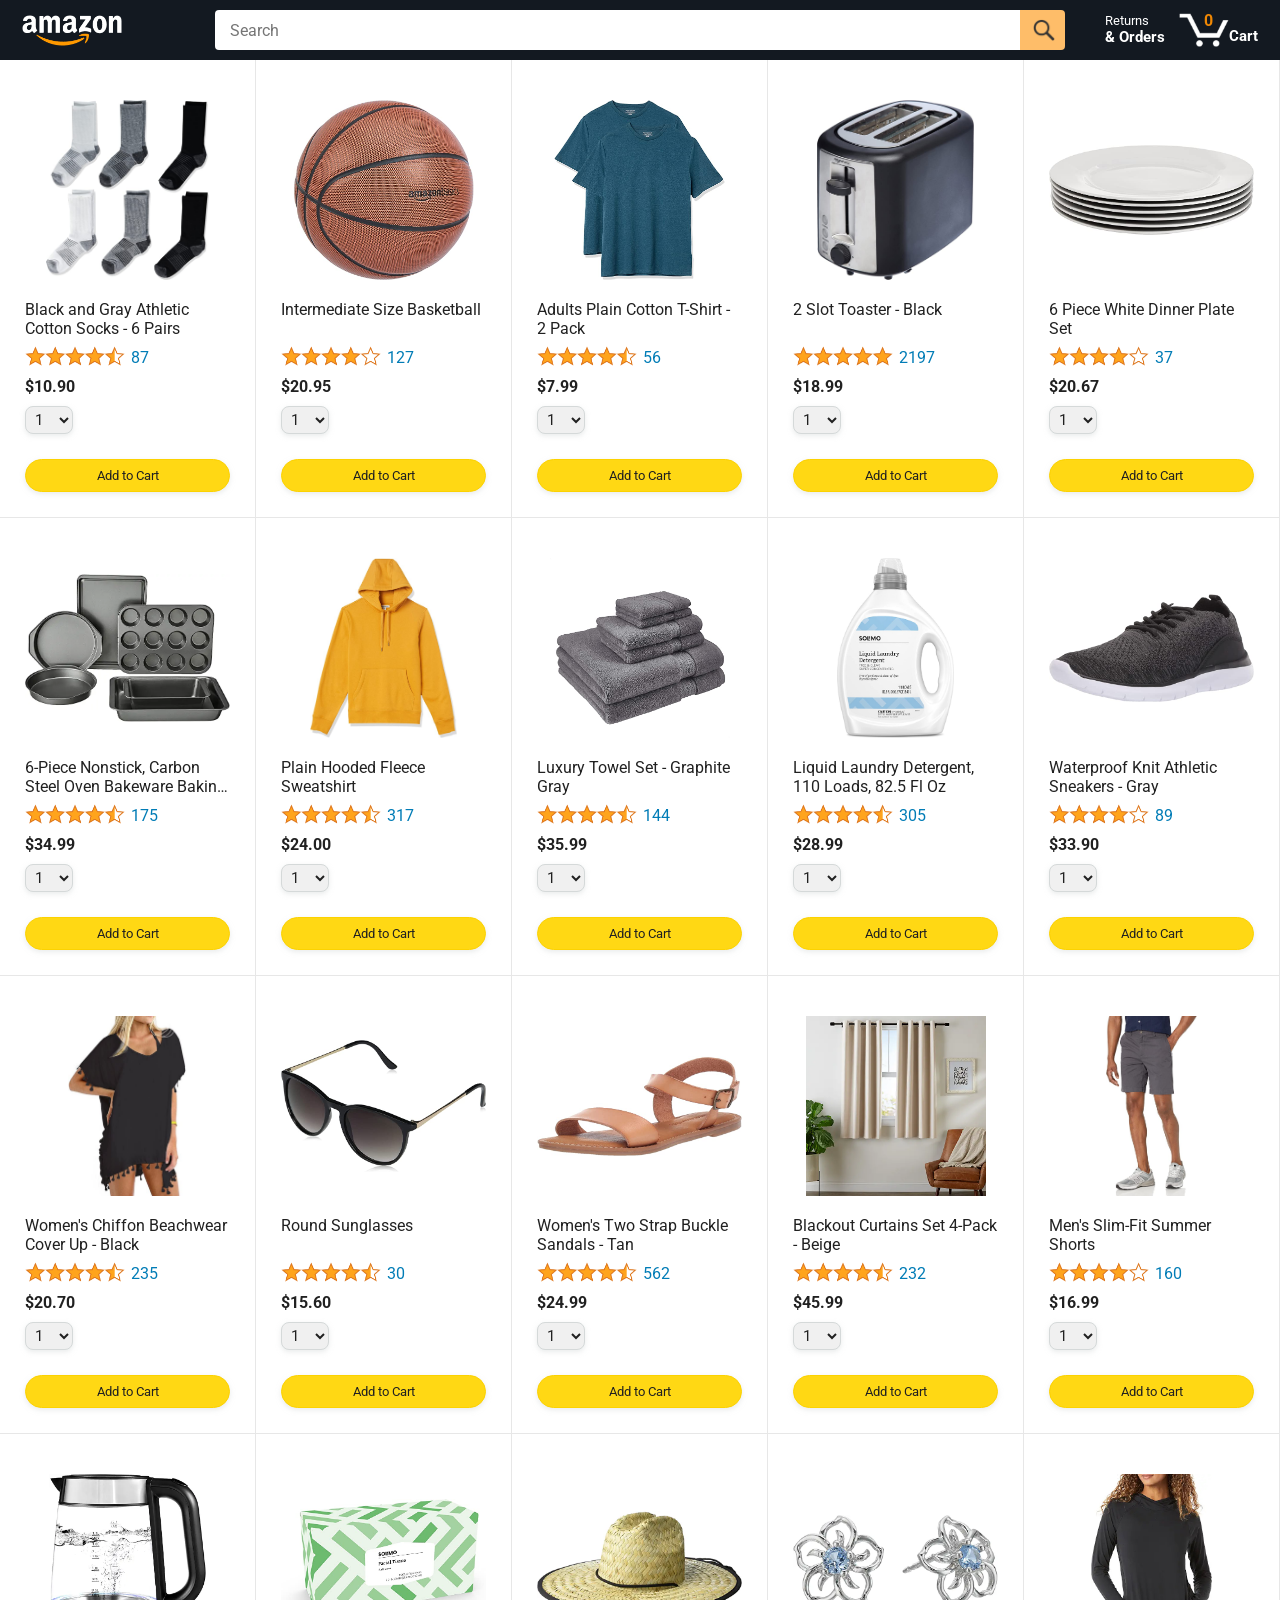
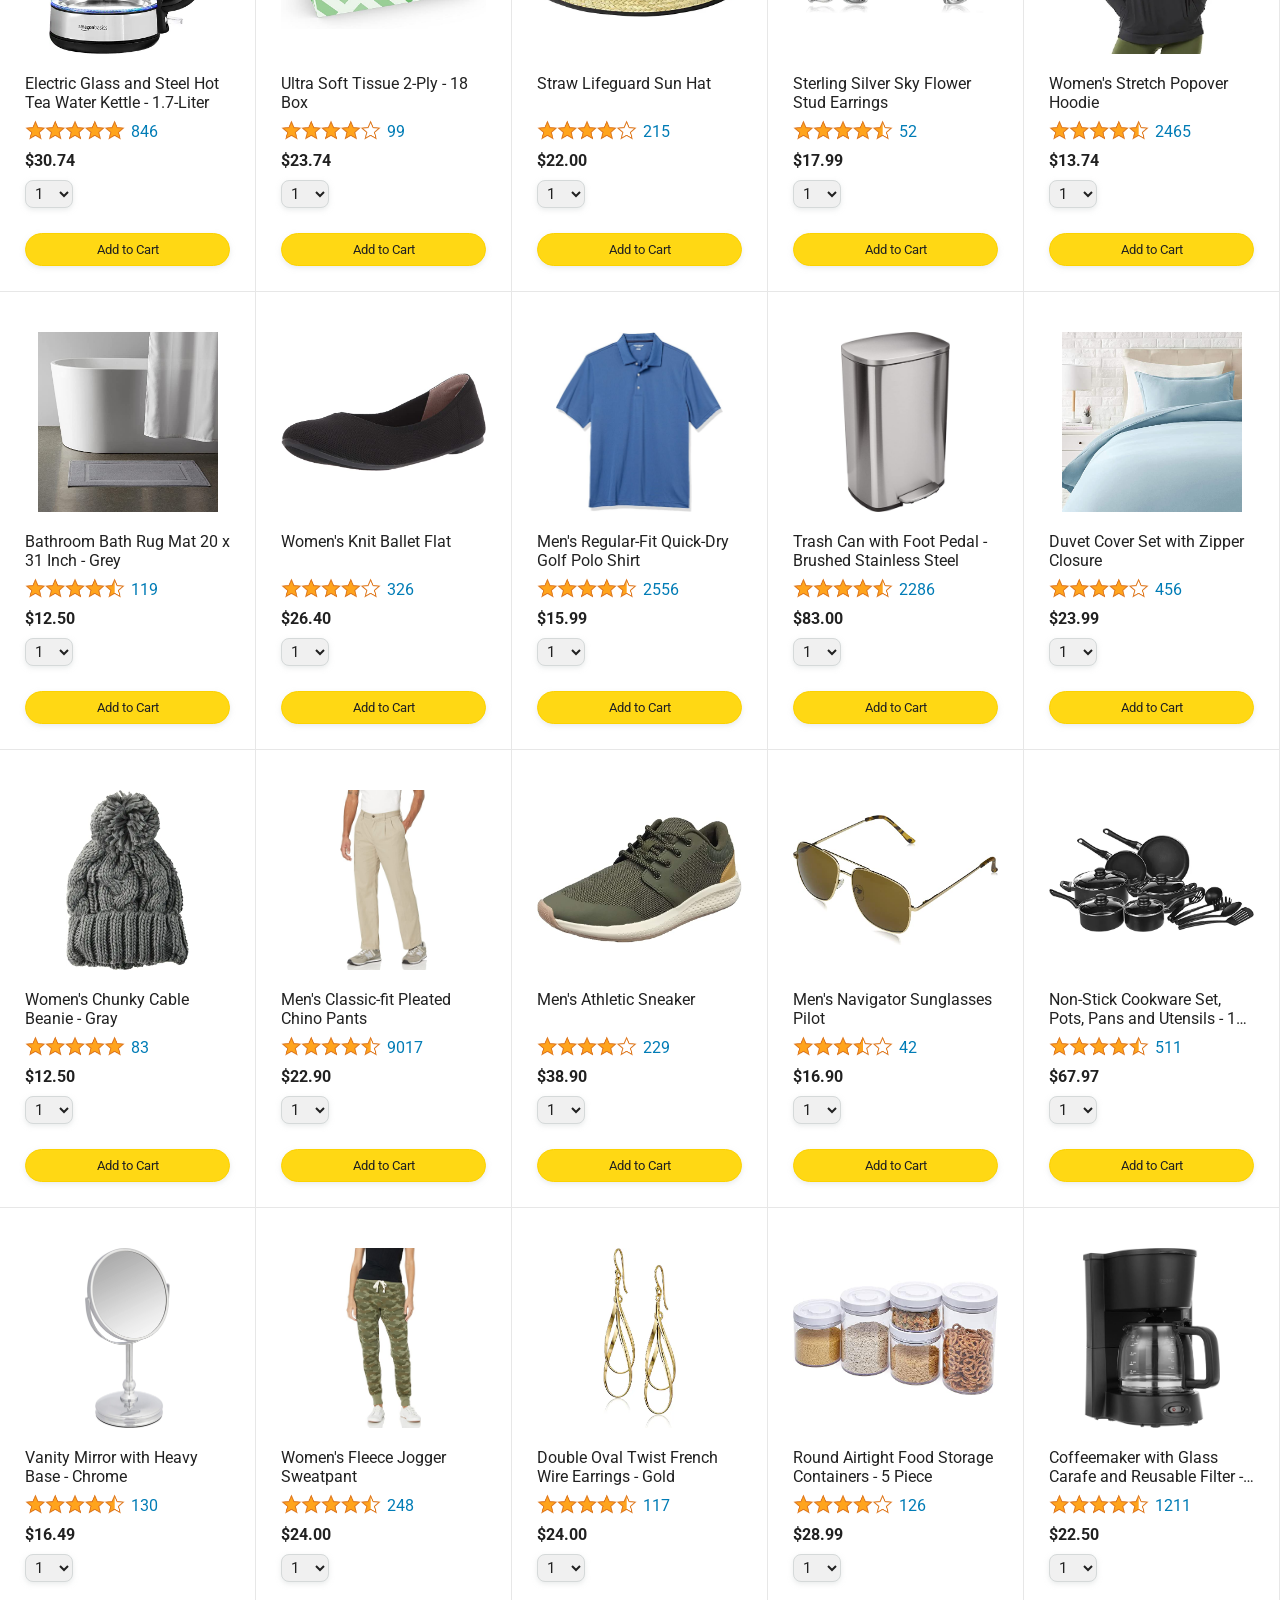
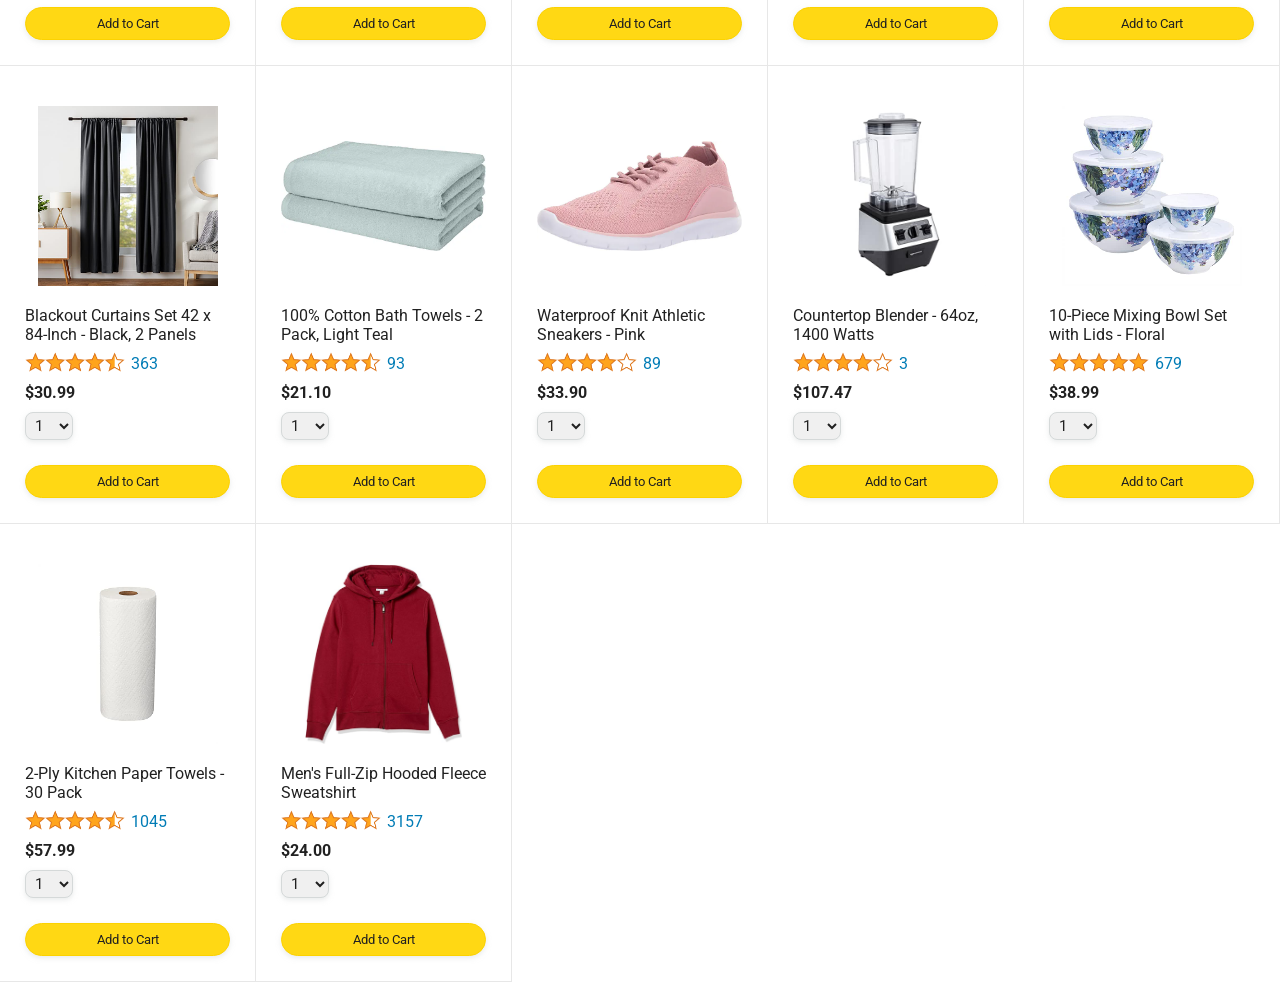
<file: index.html>
<!DOCTYPE html>
<html>
  <head>
    <title>Amazon Project</title>

    <!-- This code is needed for responsive design to work.
      (Responsive design = make the website look good on
      smaller screen sizes like a phone or a tablet). -->
    <meta name="viewport" content="width=device-width, initial-scale=1">

    <!-- Load a font called Roboto from Google Fonts. -->
    <link rel="preconnect" href="https://fonts.googleapis.com">
    <link rel="preconnect" href="https://fonts.gstatic.com" crossorigin>
    <link href="https://fonts.googleapis.com/css2?family=Roboto:wght@400;500;700&display=swap" rel="stylesheet">

    <!-- Here are the CSS files for this page. -->
    <link rel="stylesheet" href="styles/shared/general.css">
    <link rel="stylesheet" href="styles/shared/amazon-header.css">
    <link rel="stylesheet" href="styles/pages/amazon.css">
  </head>
  <body>
    <div class="amazon-header">
      <div class="amazon-header-left-section">
        <a href="amazon.html" class="header-link">
          <img class="amazon-logo"
            src="images/amazon-logo-white.png">
          <img class="amazon-mobile-logo"
            src="images/amazon-mobile-logo-white.png">
        </a>
      </div>

      <div class="amazon-header-middle-section">
        <input class="search-bar" type="text" placeholder="Search">

        <button class="search-button">
          <img class="search-icon" src="images/icons/search-icon.png">
        </button>
      </div>

      <div class="amazon-header-right-section">
        <a class="orders-link header-link" href="orders.html">
          <span class="returns-text">Returns</span>
          <span class="orders-text">& Orders</span>
        </a>

        <a class="cart-link header-link" href="checkout.html">
          <img class="cart-icon" src="images/icons/cart-icon.png">
          <div class="cart-quantity js-cart-quantity"></div>
          <div class="cart-text">Cart</div>
        </a>
      </div>
    </div>
    
    <div class="main">
      <div class="products-grid js-products-grid">
       
      </div>
    </div>


        <script type="module" src="scripts/amazon.js"></script>



  </body>
</html>
</file>
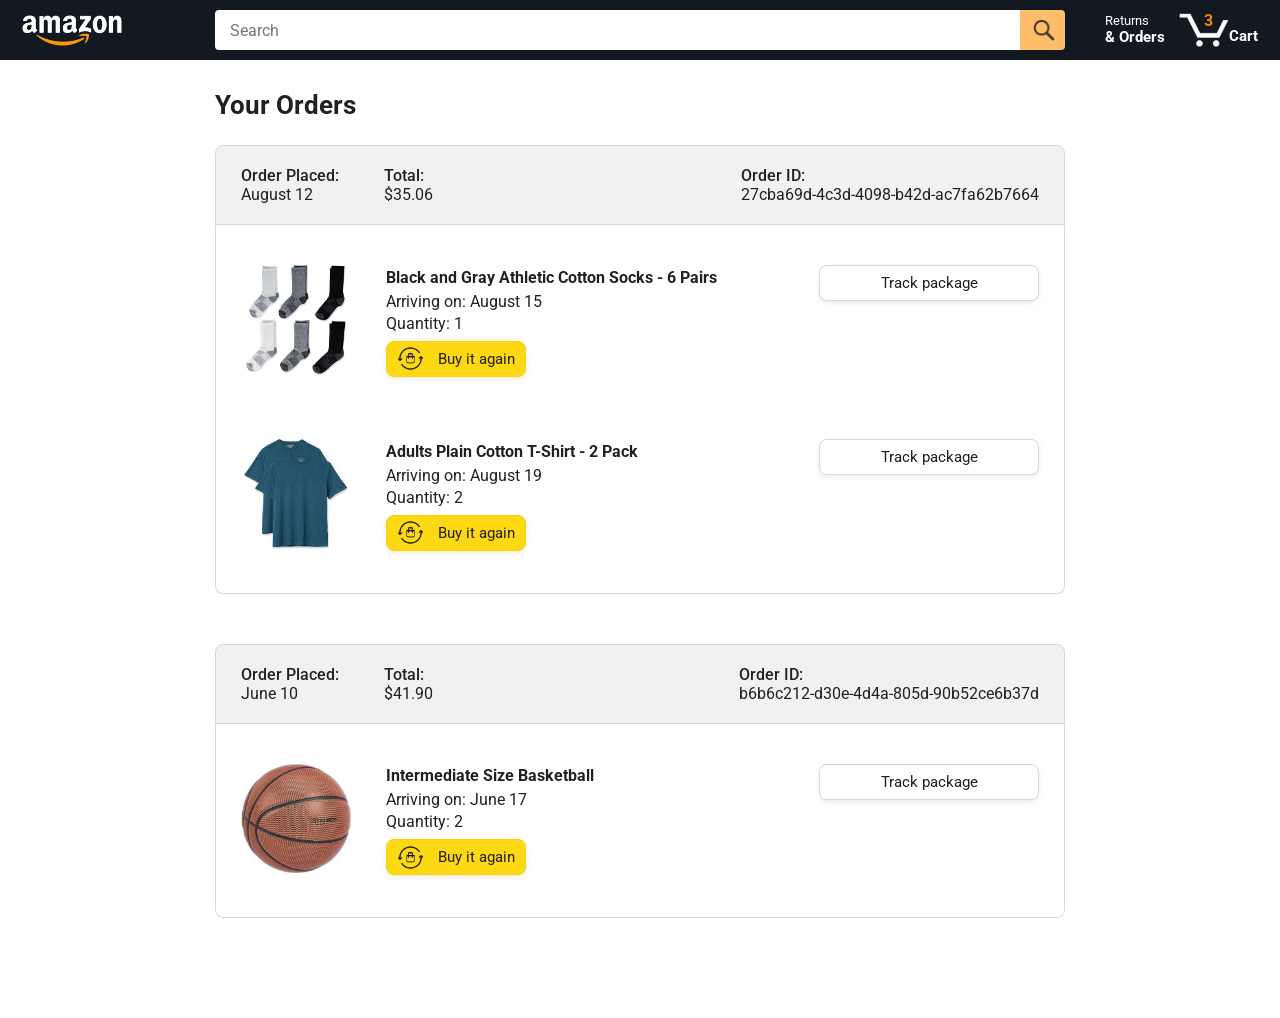
<file: orders.html>
<!DOCTYPE html>
<html>
  <head>
    <title>Orders</title>

    <!-- This code is needed for responsive design to work.
      (Responsive design = make the website look good on
      smaller screen sizes like a phone or a tablet). -->
    <meta name="viewport" content="width=device-width, initial-scale=1">

    <!-- Load a font called Roboto from Google Fonts. -->
    <link rel="preconnect" href="https://fonts.googleapis.com">
    <link rel="preconnect" href="https://fonts.gstatic.com" crossorigin>
    <link href="https://fonts.googleapis.com/css2?family=Roboto:wght@400;500;700&display=swap" rel="stylesheet">

    <!-- Here are the CSS files for this page. -->
    <link rel="stylesheet" href="styles/shared/general.css">
    <link rel="stylesheet" href="styles/shared/amazon-header.css">
    <link rel="stylesheet" href="styles/pages/orders.css">
  </head>
  <body>
    <div class="amazon-header">
      <div class="amazon-header-left-section">
        <a href="amazon.html" class="header-link">
          <img class="amazon-logo"
            src="images/amazon-logo-white.png">
          <img class="amazon-mobile-logo"
            src="images/amazon-mobile-logo-white.png">
        </a>
      </div>

      <div class="amazon-header-middle-section">
        <input class="search-bar" type="text" placeholder="Search">

        <button class="search-button">
          <img class="search-icon" src="images/icons/search-icon.png">
        </button>
      </div>

      <div class="amazon-header-right-section">
        <a class="orders-link header-link" href="orders.html">
          <span class="returns-text">Returns</span>
          <span class="orders-text">& Orders</span>
        </a>

        <a class="cart-link header-link" href="checkout.html">
          <img class="cart-icon" src="images/icons/cart-icon.png">
          <div class="cart-quantity">3</div>
          <div class="cart-text">Cart</div>
        </a>
      </div>
    </div>

    <div class="main">
      <div class="page-title">Your Orders</div>

      <div class="orders-grid">
        <div class="order-container">
          
          <div class="order-header">
            <div class="order-header-left-section">
              <div class="order-date">
                <div class="order-header-label">Order Placed:</div>
                <div>August 12</div>
              </div>
              <div class="order-total">
                <div class="order-header-label">Total:</div>
                <div>$35.06</div>
              </div>
            </div>

            <div class="order-header-right-section">
              <div class="order-header-label">Order ID:</div>
              <div>27cba69d-4c3d-4098-b42d-ac7fa62b7664</div>
            </div>
          </div>

          <div class="order-details-grid">
            <div class="product-image-container">
              <img src="images/products/athletic-cotton-socks-6-pairs.jpg">
            </div>

            <div class="product-details">
              <div class="product-name">
                Black and Gray Athletic Cotton Socks - 6 Pairs
              </div>
              <div class="product-delivery-date">
                Arriving on: August 15
              </div>
              <div class="product-quantity">
                Quantity: 1
              </div>
              <button class="buy-again-button button-primary">
                <img class="buy-again-icon" src="images/icons/buy-again.png">
                <span class="buy-again-message">Buy it again</span>
              </button>
            </div>

            <div class="product-actions">
              <a href="tracking.html">
                <button class="track-package-button button-secondary">
                  Track package
                </button>
              </a>
            </div>

            <div class="product-image-container">
              <img src="images/products/adults-plain-cotton-tshirt-2-pack-teal.jpg">
            </div>

            <div class="product-details">
              <div class="product-name">
                Adults Plain Cotton T-Shirt - 2 Pack
              </div>
              <div class="product-delivery-date">
                Arriving on: August 19
              </div>
              <div class="product-quantity">
                Quantity: 2
              </div>
              <button class="buy-again-button button-primary">
                <img class="buy-again-icon" src="images/icons/buy-again.png">
                <span class="buy-again-message">Buy it again</span>
              </button>
            </div>

            <div class="product-actions">
              <a href="tracking.html">
                <button class="track-package-button button-secondary">
                  Track package
                </button>
              </a>
            </div>
          </div>
        </div>

        <div class="order-container">

          <div class="order-header">
            <div class="order-header-left-section">
              <div class="order-date">
                <div class="order-header-label">Order Placed:</div>
                <div>June 10</div>
              </div>
              <div class="order-total">
                <div class="order-header-label">Total:</div>
                <div>$41.90</div>
              </div>
            </div>

            <div class="order-header-right-section">
              <div class="order-header-label">Order ID:</div>
              <div>b6b6c212-d30e-4d4a-805d-90b52ce6b37d</div>
            </div>
          </div>

          <div class="order-details-grid">
            <div class="product-image-container">
              <img src="images/products/intermediate-composite-basketball.jpg">
            </div>

            <div class="product-details">
              <div class="product-name">
                Intermediate Size Basketball
              </div>
              <div class="product-delivery-date">
                Arriving on: June 17
              </div>
              <div class="product-quantity">
                Quantity: 2
              </div>
              <button class="buy-again-button button-primary">
                <img class="buy-again-icon" src="images/icons/buy-again.png">
                <span class="buy-again-message">Buy it again</span>
              </button>
            </div>

            <div class="product-actions">
              <a href="tracking.html">
                <button class="track-package-button button-secondary">
                  Track package
                </button>
              </a>
            </div>
          </div>
        </div>
      </div>
    </div>
  </body>
</html>
</file>
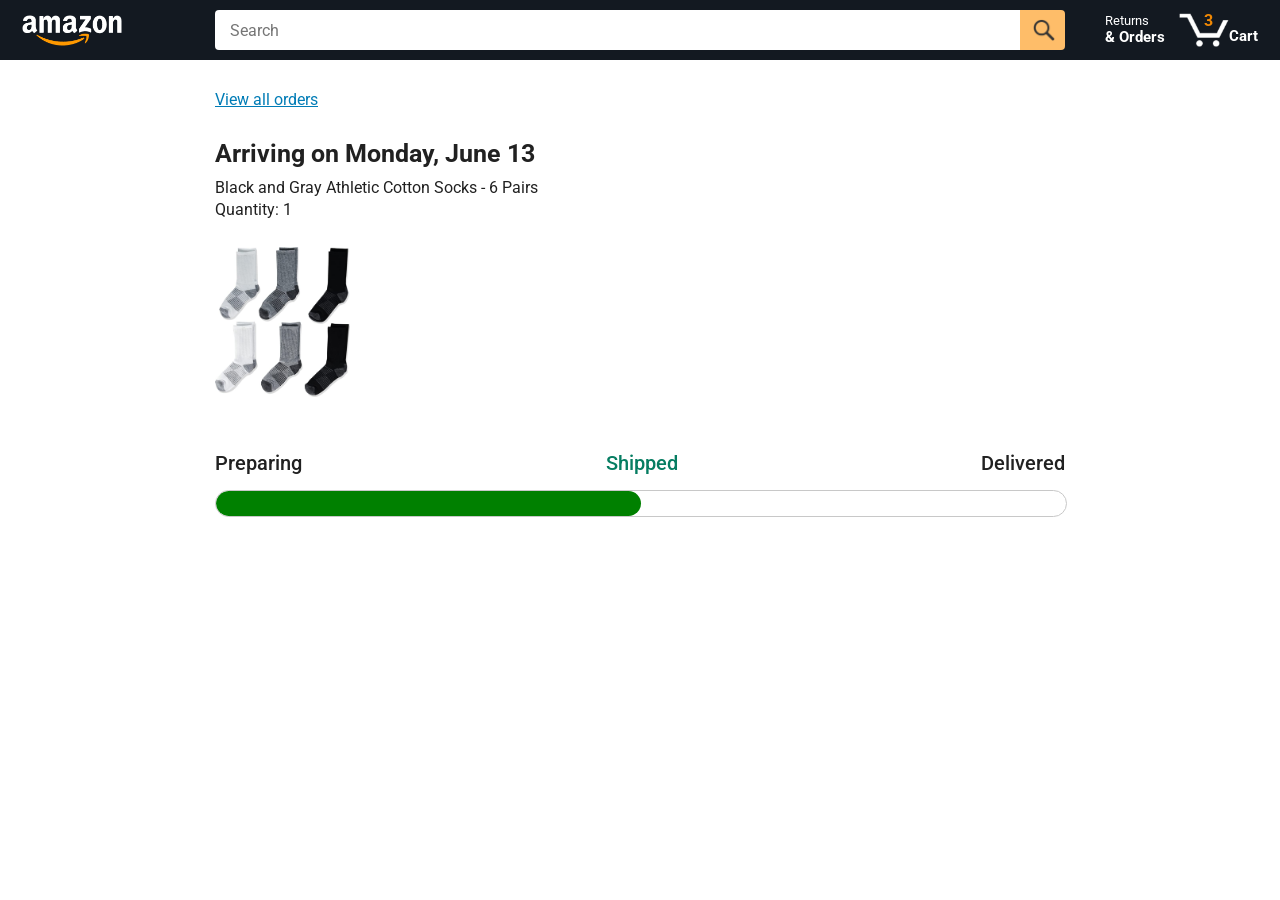
<file: tracking.html>
<!DOCTYPE html>
<html>
  <head>
    <title>Tracking</title>

    <!-- This code is needed for responsive design to work.
      (Responsive design = make the website look good on
      smaller screen sizes like a phone or a tablet). -->
    <meta name="viewport" content="width=device-width, initial-scale=1">

    <!-- Load a font called Roboto from Google Fonts. -->
    <link rel="preconnect" href="https://fonts.googleapis.com">
    <link rel="preconnect" href="https://fonts.gstatic.com" crossorigin>
    <link href="https://fonts.googleapis.com/css2?family=Roboto:wght@400;500;700&display=swap" rel="stylesheet">

    <!-- Here are the CSS files for this page. -->
    <link rel="stylesheet" href="styles/shared/general.css">
    <link rel="stylesheet" href="styles/shared/amazon-header.css">
    <link rel="stylesheet" href="styles/pages/tracking.css">
  </head>
  <body>
    <div class="amazon-header">
      <div class="amazon-header-left-section">
        <a href="amazon.html" class="header-link">
          <img class="amazon-logo"
            src="images/amazon-logo-white.png">
          <img class="amazon-mobile-logo"
            src="images/amazon-mobile-logo-white.png">
        </a>
      </div>

      <div class="amazon-header-middle-section">
        <input class="search-bar" type="text" placeholder="Search">

        <button class="search-button">
          <img class="search-icon" src="images/icons/search-icon.png">
        </button>
      </div>

      <div class="amazon-header-right-section">
        <a class="orders-link header-link" href="orders.html">
          <span class="returns-text">Returns</span>
          <span class="orders-text">& Orders</span>
        </a>

        <a class="cart-link header-link" href="checkout.html">
          <img class="cart-icon" src="images/icons/cart-icon.png">
          <div class="cart-quantity">3</div>
          <div class="cart-text">Cart</div>
        </a>
      </div>
    </div>

    <div class="main">
      <div class="order-tracking">
        <a class="back-to-orders-link link-primary" href="orders.html">
          View all orders
        </a>

        <div class="delivery-date">
          Arriving on Monday, June 13
        </div>

        <div class="product-info">
          Black and Gray Athletic Cotton Socks - 6 Pairs
        </div>

        <div class="product-info">
          Quantity: 1
        </div>

        <img class="product-image" src="images/products/athletic-cotton-socks-6-pairs.jpg">

        <div class="progress-labels-container">
          <div class="progress-label">
            Preparing
          </div>
          <div class="progress-label current-status">
            Shipped
          </div>
          <div class="progress-label">
            Delivered
          </div>
        </div>

        <div class="progress-bar-container">
          <div class="progress-bar"></div>
        </div>
      </div>
    </div>
  </body>
</html>
</file>
<file: styles/shared/general.css>
body {
  font-family: Roboto, Arial;
  color: rgb(33, 33, 33);
  /* The <body> element has a default margin of 8px
     on all sides. This removes the default margins. */
  margin: 0;
}

/* <p> elements have a default margin on the top
   and bottom. This removes the default margins. */
p {
  margin: 0;
}

button {
  cursor: pointer;
}

select {
  cursor: pointer;
}

input, select, button {
  font-family: Roboto, Arial;
}

.button-primary {
  color: rgb(33, 33, 33);
  background-color: rgb(255, 216, 20);
  border: 1px solid rgb(252, 210, 0);
  border-radius: 8px;
  cursor: pointer;
  box-shadow: 0 2px 5px rgba(213, 217, 217, 0.5);
}

.button-primary:hover {
  background-color: rgb(247, 202, 0);
  border: 1px solid rgb(242, 194, 0);
}

.button-primary:active {
  background: rgb(255, 216, 20);
  border-color: rgb(252, 210, 0);
  box-shadow: none;
}

.button-secondary {
  color: rgb(33, 33, 33);
  background: white;
  border: 1px solid rgb(213, 217, 217);
  border-radius: 8px;
  cursor: pointer;
  box-shadow: 0 2px 5px rgba(213, 217, 217, 0.5);
}

.button-secondary:hover {
  background-color: rgb(247, 250, 250);
}

.button-secondary:active {
  background-color: rgb(237, 253, 255);
  box-shadow: none;
}

/* These styles will limit text to 2 lines. Anything
   beyond 2 lines will be replaced with "..."
   You can find this code by using an A.I. tool or by
   searching in Google.
   https://css-tricks.com/almanac/properties/l/line-clamp/ */
.limit-text-to-2-lines {
  display: -webkit-box;
  -webkit-line-clamp: 2;
  -webkit-box-orient: vertical;
  overflow: hidden;
}

.link-primary {
  color: rgb(1, 124, 182);
  cursor: pointer;
}

.link-primary:hover {
  color: rgb(196, 80, 0);
}

/* Styles for dropdown selectors. */
select {
  color: rgb(33, 33, 33);
  background-color: rgb(240, 240, 240);
  border: 1px solid rgb(213, 217, 217);
  border-radius: 8px;
  padding: 3px 5px;
  font-size: 15px;
  cursor: pointer;
  box-shadow: 0 2px 5px rgba(213, 217, 217, 0.5);
}

select:focus,
input:focus {
  outline: 2px solid rgb(255, 153, 0);
}
</file>
<file: styles/shared/amazon-header.css>
.amazon-header {
  background-color: rgb(19, 25, 33);
  color: white;
  padding-left: 15px;
  padding-right: 15px;

  display: flex;
  align-items: center;
  justify-content: space-between;

  position: fixed;
  top: 0;
  left: 0;
  right: 0;
  height: 60px;
}

.amazon-header-left-section {
  width: 180px;
}

@media (max-width: 800px) {
  .amazon-header-left-section {
    width: unset;
  }
}

.header-link {
  display: inline-block;
  padding: 6px;
  border-radius: 2px;
  cursor: pointer;
  text-decoration: none;
  border: 1px solid rgba(0, 0, 0, 0);
}

.header-link:hover {
  border: 1px solid white;
}

.amazon-logo {
  width: 100px;
  margin-top: 5px;
}

.amazon-mobile-logo {
  display: none;
}

@media (max-width: 575px) {
  .amazon-logo {
    display: none;
  }

  .amazon-mobile-logo {
    display: block;
    height: 35px;
    margin-top: 5px;
  }
}

.amazon-header-middle-section {
  flex: 1;
  max-width: 850px;
  margin-left: 10px;
  margin-right: 10px;
  display: flex;
}

.search-bar {
  flex: 1;
  width: 0;
  font-size: 16px;
  height: 38px;
  padding-left: 15px;
  border: none;
  border-top-left-radius: 4px;
  border-bottom-left-radius: 4px;
  border-top-right-radius: 0;
  border-bottom-right-radius: 0;
}

.search-button {
  background-color: rgb(254, 189, 105);
  border: none;
  width: 45px;
  height: 40px;
  border-top-right-radius: 4px;
  border-bottom-right-radius: 4px;
  flex-shrink: 0;
}

.search-icon {
  height: 22px;
  margin-left: 2px;
  margin-top: 3px;
}

.amazon-header-right-section {
  width: 180px;
  flex-shrink: 0;
  display: flex;
  justify-content: end;
}

.orders-link {
  color: white;
}

.returns-text {
  display: block;
  font-size: 13px;
}

.orders-text {
  display: block;
  font-size: 15px;
  font-weight: 700;
}

.cart-link {
  color: white;
  display: flex;
  align-items: center;
  position: relative;
}

.cart-icon {
  width: 50px;
}

.cart-text {
  margin-top: 12px;
  font-size: 15px;
  font-weight: 700;
}

.cart-quantity {
  color: rgb(240, 136, 4);
  font-size: 16px;
  font-weight: 700;

  position: absolute;
  top: 4px;
  left: 22px;
  
  width: 26px;
  text-align: center;
}
</file>
<file: styles/pages/amazon.css>
.main {
  margin-top: 60px;
}

.products-grid {
  display: grid;

  /* - In CSS Grid, 1fr means a column will take up the
       remaining space in the grid.
     - If we write 1fr 1fr ... 1fr; 8 times, this will
       divide the grid into 8 columns, each taking up an
       equal amount of the space.
     - repeat(8, 1fr); is a shortcut for repeating "1fr"
       8 times (instead of typing out "1fr" 8 times).
       repeat(...) is a special property that works with
       display: grid; */
  grid-template-columns: repeat(8, 1fr);
}

/* @media is used to create responsive design (making the
   website look good on any screen size). This @media
   means when the screen width is 2000px or less, we
   will divide the grid into 7 columns instead of 8. */
@media (max-width: 2000px) {
  .products-grid {
    grid-template-columns: repeat(7, 1fr);
  }
}

/* This @media means when the screen width is 1600px or
   less, we will divide the grid into 6 columns. */
@media (max-width: 1600px) {
  .products-grid {
    grid-template-columns: repeat(6, 1fr);
  }
}

@media (max-width: 1300px) {
  .products-grid {
    grid-template-columns: repeat(5, 1fr);
  }
}

@media (max-width: 1000px) {
  .products-grid {
    grid-template-columns: repeat(4, 1fr);
  }
}

@media (max-width: 800px) {
  .products-grid {
    grid-template-columns: repeat(3, 1fr);
  }
}

@media (max-width: 575px) {
  .products-grid {
    grid-template-columns: repeat(2, 1fr);
  }
}

@media (max-width: 450px) {
  .products-grid {
    grid-template-columns: 1fr;
  }
}

.product-container {
  padding-top: 40px;
  padding-bottom: 25px;
  padding-left: 25px;
  padding-right: 25px;

  border-right: 1px solid rgb(231, 231, 231);
  border-bottom: 1px solid rgb(231, 231, 231);

  display: flex;
  flex-direction: column;
}

.product-image-container {
  display: flex;
  justify-content: center;
  align-items: center;

  height: 180px;
  margin-bottom: 20px;
}

.product-image {
  /* Images will overflow their container by default. To
    prevent this, we set max-width and max-height to 100%
    so they stay inside their container. */
  max-width: 100%;
  max-height: 100%;
}

.product-name {
  height: 40px;
  margin-bottom: 5px;
}

.product-rating-container {
  display: flex;
  align-items: center;
  margin-bottom: 10px;
}

.product-rating-stars {
  width: 100px;
  margin-right: 6px;
}

.product-rating-count {
  color: rgb(1, 124, 182);
  cursor: pointer;
  margin-top: 3px;
}

.product-price {
  font-weight: 700;
  margin-bottom: 10px;
}

.product-quantity-container {
  margin-bottom: 17px;
}

.product-spacer {
  flex: 1;
}

.added-to-cart {
  color: rgb(6, 125, 98);
  font-size: 16px;

  display: flex;
  align-items: center;
  margin-bottom: 8px;

  /* At first, the "Added to cart" message will
     be invisible. Use JavaScript to change the
     opacity and make it visible. */
  opacity: 0;
}
.added{
  opacity: 1;
}

.added-to-cart img {
  height: 20px;
  margin-right: 5px;
}

.add-to-cart-button {
  width: 100%;
  padding: 8px;
  border-radius: 50px;
}
</file>
<file: styles/pages/orders.css>
.main {
  max-width: 850px;
  margin-top: 90px;
  margin-bottom: 100px;
  padding-left: 20px;
  padding-right: 20px;

  /* margin-left: auto;
     margin-right auto;
     Is a trick for centering an element horizontally
     without needing a container. */
  margin-left: auto;
  margin-right: auto;
}

.page-title {
  font-weight: 700;
  font-size: 26px;
  margin-bottom: 25px;
}

.orders-grid {
  display: grid;
  grid-template-columns: 1fr;
  row-gap: 50px;
}

.order-header {
  background-color: rgb(240, 242, 242);
  border: 1px solid rgb(213, 217, 217);

  display: flex;
  align-items: center;
  justify-content: space-between;

  padding: 20px 25px;
  border-top-left-radius: 8px;
  border-top-right-radius: 8px;
}

.order-header-left-section {
  display: flex;
  flex-shrink: 0;
}

.order-header-label {
  font-weight: 500;
}

.order-date,
.order-total {
  margin-right: 45px;
}

.order-header-right-section {
  flex-shrink: 1;
}

@media (max-width: 575px) {
  .order-header {
    flex-direction: column;
    align-items: start;
    line-height: 23px;
    padding: 15px;
  }

  .order-header-left-section {
    flex-direction: column;
  }

  .order-header-label {
    margin-right: 5px;
  }

  .order-date,
  .order-total {
    display: grid;
    grid-template-columns: auto 1fr;
    margin-right: 0;
  }

  .order-header-right-section {
    display: grid;
    grid-template-columns: auto 1fr;
  }
}

.order-details-grid {
  padding: 40px 25px;
  border: 1px solid rgb(213, 217, 217);
  border-top: none;
  border-bottom-left-radius: 8px;
  border-bottom-right-radius: 8px;

  display: grid;
  grid-template-columns: 110px 1fr 220px;
  column-gap: 35px;
  row-gap: 60px;
  align-items: center;
}

@media (max-width: 800px) {
  .order-details-grid {
    grid-template-columns: 110px 1fr;
    row-gap: 0;
    padding-bottom: 8px;
  }
}

@media (max-width: 450px) {
  .order-details-grid {
    grid-template-columns: 1fr;
  }
}

.product-image-container {
  text-align: center;
}

.product-image-container img {
  max-width: 110px;
  max-height: 110px;
}

.product-name {
  font-weight: 700;
  margin-bottom: 5px;
}

.product-delivery-date {
  margin-bottom: 3px;
}

.product-quantity {
  margin-bottom: 8px;
}

.buy-again-button {
  font-size: 15px;
  width: 140px;
  height: 36px;
  border-radius: 8px;

  display: flex;
  align-items: center;
  justify-content: center;
}

.buy-again-icon {
  width: 25px;
  margin-right: 15px;
}

.product-actions {
  align-self: start;
}

.track-package-button {
  width: 100%;
  font-size: 15px;
  padding: 8px;
}

@media (max-width: 800px) {
  .buy-again-button {
    margin-bottom: 10px;
  }

  .product-actions {
    /* grid-column: 2 means this element will be placed
       in column 2 in the grid. (Normally, the column that
       an element is placed in is determined by the order
       of the elements in the HTML. grid-column overrides
       this default ordering). */
    grid-column: 2;
    margin-bottom: 30px;
  }

  .track-package-button {
    width: 140px;
  }
}

@media (max-width: 450px) {
  .product-image-container {
    text-align: center;
    margin-bottom: 25px;
  }

  .product-image-container img {
    max-width: 150px;
    max-height: 150px;
  }

  .product-name {
    margin-bottom: 10px;
  }

  .product-quantity {
    margin-bottom: 15px;
  }

  .buy-again-button {
    width: 100%;
    margin-bottom: 15px;
  }

  .product-actions {
    /* grid-column: auto; undos grid-column: 2; from above.
       This element will now be placed in its normal column
       in the grid. */
    grid-column: auto;
    margin-bottom: 70px;
  }

  .track-package-button {
    width: 100%;
    padding: 12px;
  }
}
</file>
<file: styles/pages/tracking.css>
.main {
  max-width: 850px;
  margin-top: 90px;
  margin-bottom: 100px;
  padding-left: 30px;
  padding-right: 30px;

  /* margin-left: auto;
     margin-right auto;
     Is a trick for centering an element horizontally
     without needing a container. */
  margin-left: auto;
  margin-right: auto;
}

.back-to-orders-link {
  display: inline-block;
  margin-bottom: 30px;
}

.delivery-date {
  font-size: 25px;
  font-weight: 700;
  margin-bottom: 10px;
}

.product-info {
  margin-bottom: 3px;
}

.product-image {
  max-width: 150px;
  max-height: 150px;
  margin-top: 25px;
  margin-bottom: 50px;
}

.progress-labels-container {
  display: flex;
  justify-content: space-between;
  font-size: 20px;
  font-weight: 500;
  margin-bottom: 15px;
}

.current-status {
  color: rgb(6, 125, 98);
}

@media (max-width: 575px) {
  .progress-labels-container {
    font-size: 16px;
  }
}

@media (max-width: 450px) {
  .progress-labels-container {
    flex-direction: column;
    margin-bottom: 5px;
  }

  .progress-label {
    margin-bottom: 3px;
  }
}

.progress-bar-container {
  height: 25px;
  width: 100%;

  border: 1px solid rgb(200, 200, 200);
  border-radius: 50px;
  overflow: hidden;
}

.progress-bar {
  height: 100%;
  background-color: green;
  border-radius: 50px;
  width: 50%;
}
</file>
